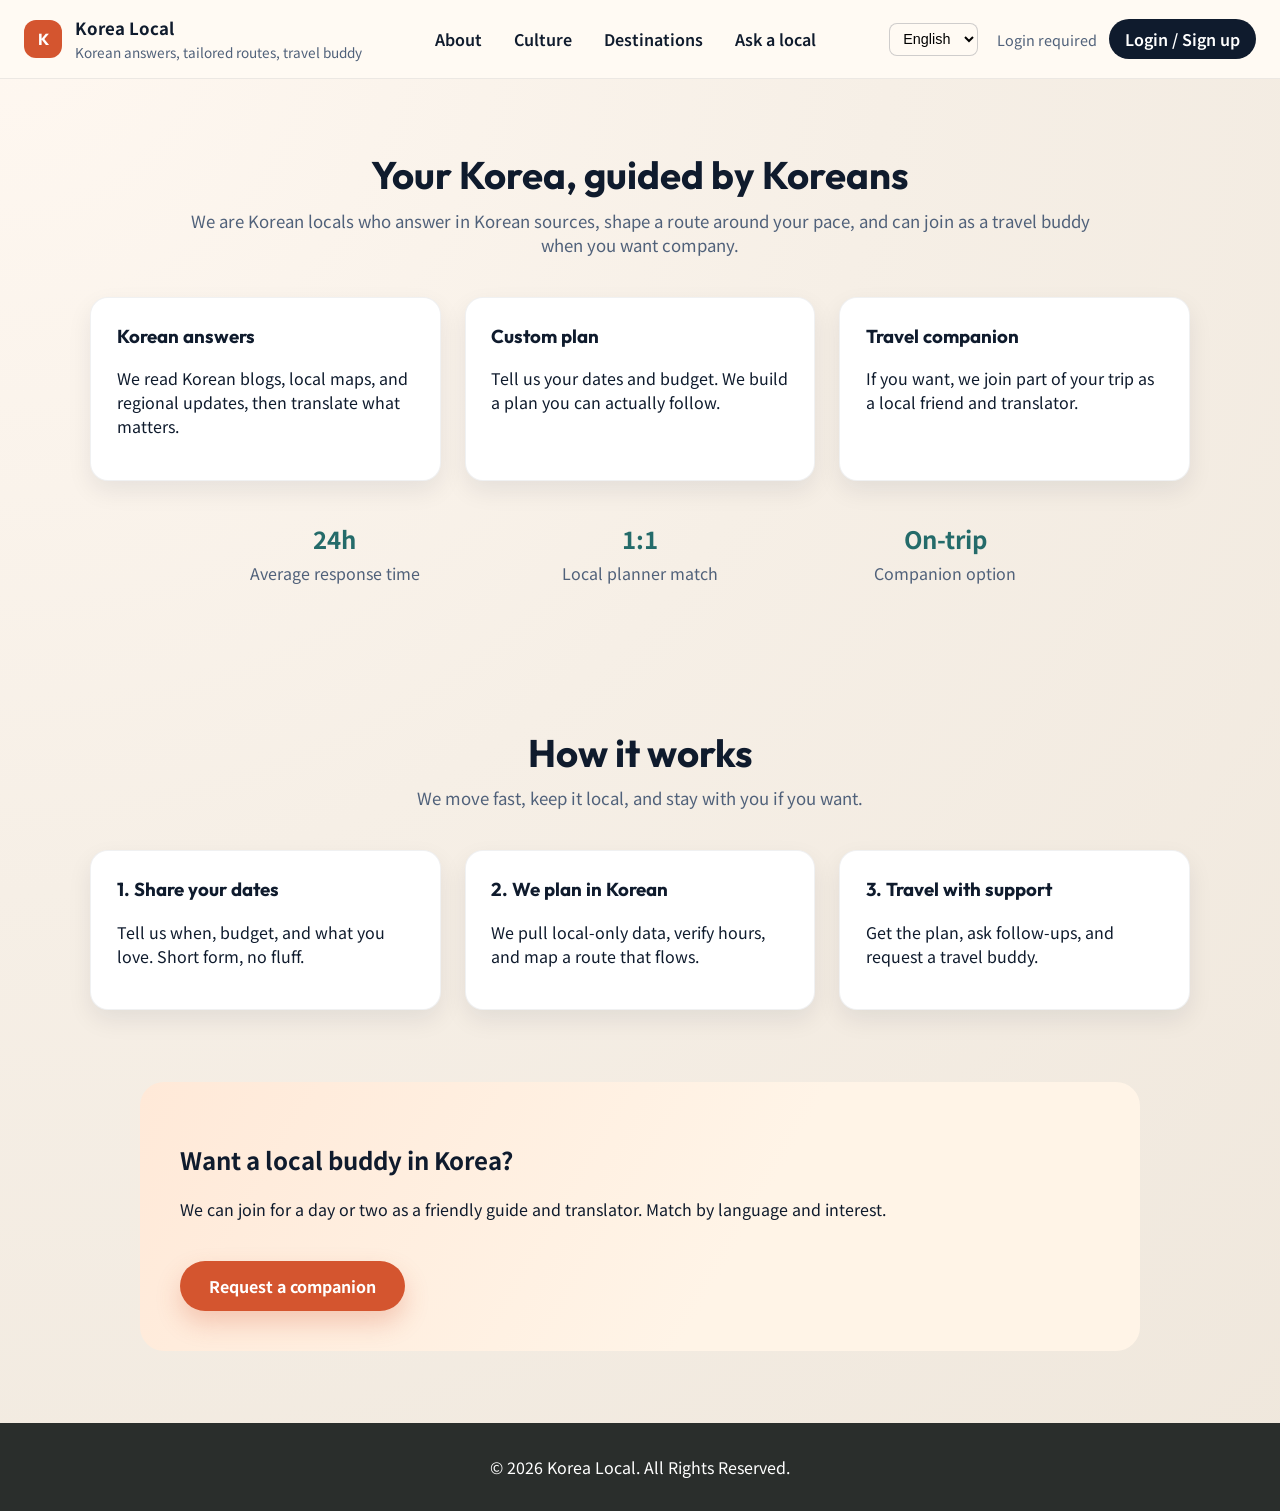
<file: about.html>
<!DOCTYPE html>
<html lang="en">
<head>
    <meta charset="UTF-8">
    <meta name="viewport" content="width=device-width, initial-scale=1.0">
    <title>About - Korea Local</title>
    <link rel="stylesheet" href="style.css">
</head>
<body>
    <header class="site-header">
        <a class="brand" href="index.html">
            <span class="brand-mark">K</span>
            <span class="brand-text">
                <strong data-i18n="brand.name">Korea Local</strong>
                <span data-i18n="brand.tagline">Korean answers, tailored routes, travel buddy</span>
            </span>
        </a>
        <nav>
            <a href="about.html" data-i18n="nav.about">About</a>
            <a href="culture.html" data-i18n="nav.culture">Culture</a>
            <a href="destinations.html" data-i18n="nav.destinations">Destinations</a>
            <a href="ask.html" data-i18n="nav.board">Ask a local</a>
        </nav>
        <div class="lang-select">
            <label for="lang-select" class="sr-only" data-i18n="lang.label">Language</label>
            <select id="lang-select" aria-label="Language" data-i18n-aria="lang.label">
                <option value="en">English</option>
                <option value="ko">한국어</option>
                <option value="ja">日本語</option>
            </select>
        </div>
        <div class="auth-area">
            <span id="auth-status" class="auth-status" data-i18n="auth.required">Login required</span>
            <a id="auth-open" class="auth-button" href="login.html" data-i18n="auth.open">Login / Sign up</a>
            <button id="auth-logout" class="auth-button hidden" data-i18n="auth.logout">Log out</button>
        </div>
    </header>

    <main>
        <section class="section about">
            <div class="section-header">
                <h2 data-i18n="about.title">Your Korea, guided by Koreans</h2>
                <p data-i18n="about.body">We are Korean locals who answer in Korean sources, shape a route around your pace, and can join as a travel buddy when you want company.</p>
            </div>
            <div class="feature-grid">
                <article class="feature-card">
                    <h3 data-i18n="feature.answer.title">Korean answers</h3>
                    <p data-i18n="feature.answer.body">We read Korean blogs, local maps, and regional updates, then translate what matters.</p>
                </article>
                <article class="feature-card">
                    <h3 data-i18n="feature.plan.title">Custom plan</h3>
                    <p data-i18n="feature.plan.body">Tell us your dates and budget. We build a plan you can actually follow.</p>
                </article>
                <article class="feature-card">
                    <h3 data-i18n="feature.companion.title">Travel companion</h3>
                    <p data-i18n="feature.companion.body">If you want, we join part of your trip as a local friend and translator.</p>
                </article>
            </div>
            <div class="about-stats">
                <div>
                    <strong data-i18n="about.stat1.value">24h</strong>
                    <span data-i18n="about.stat1.label">Average response time</span>
                </div>
                <div>
                    <strong data-i18n="about.stat2.value">1:1</strong>
                    <span data-i18n="about.stat2.label">Local planner match</span>
                </div>
                <div>
                    <strong data-i18n="about.stat3.value">On-trip</strong>
                    <span data-i18n="about.stat3.label">Companion option</span>
                </div>
            </div>
        </section>

        <section class="section process">
            <div class="section-header">
                <h2 data-i18n="process.title">How it works</h2>
                <p data-i18n="process.subtitle">We move fast, keep it local, and stay with you if you want.</p>
            </div>
            <div class="process-grid">
                <div class="process-card">
                    <h3 data-i18n="process.step1.title">1. Share your dates</h3>
                    <p data-i18n="process.step1.body">Tell us when, budget, and what you love. Short form, no fluff.</p>
                </div>
                <div class="process-card">
                    <h3 data-i18n="process.step2.title">2. We plan in Korean</h3>
                    <p data-i18n="process.step2.body">We pull local-only data, verify hours, and map a route that flows.</p>
                </div>
                <div class="process-card">
                    <h3 data-i18n="process.step3.title">3. Travel with support</h3>
                    <p data-i18n="process.step3.body">Get the plan, ask follow-ups, and request a travel buddy.</p>
                </div>
            </div>
        </section>

        <section class="section companion">
            <div class="companion-card">
                <div>
                    <h2 data-i18n="companion.title">Want a local buddy in Korea?</h2>
                    <p data-i18n="companion.body">We can join for a day or two as a friendly guide and translator. Match by language and interest.</p>
                </div>
                <a class="cta-button" href="ask.html" data-i18n="companion.cta">Request a companion</a>
            </div>
        </section>
    </main>

    <footer>
        <p data-i18n="footer.copy">© 2026 Korea Local. All Rights Reserved.</p>
    </footer>

    <script src="main.js"></script>
</body>
</html>
</file>
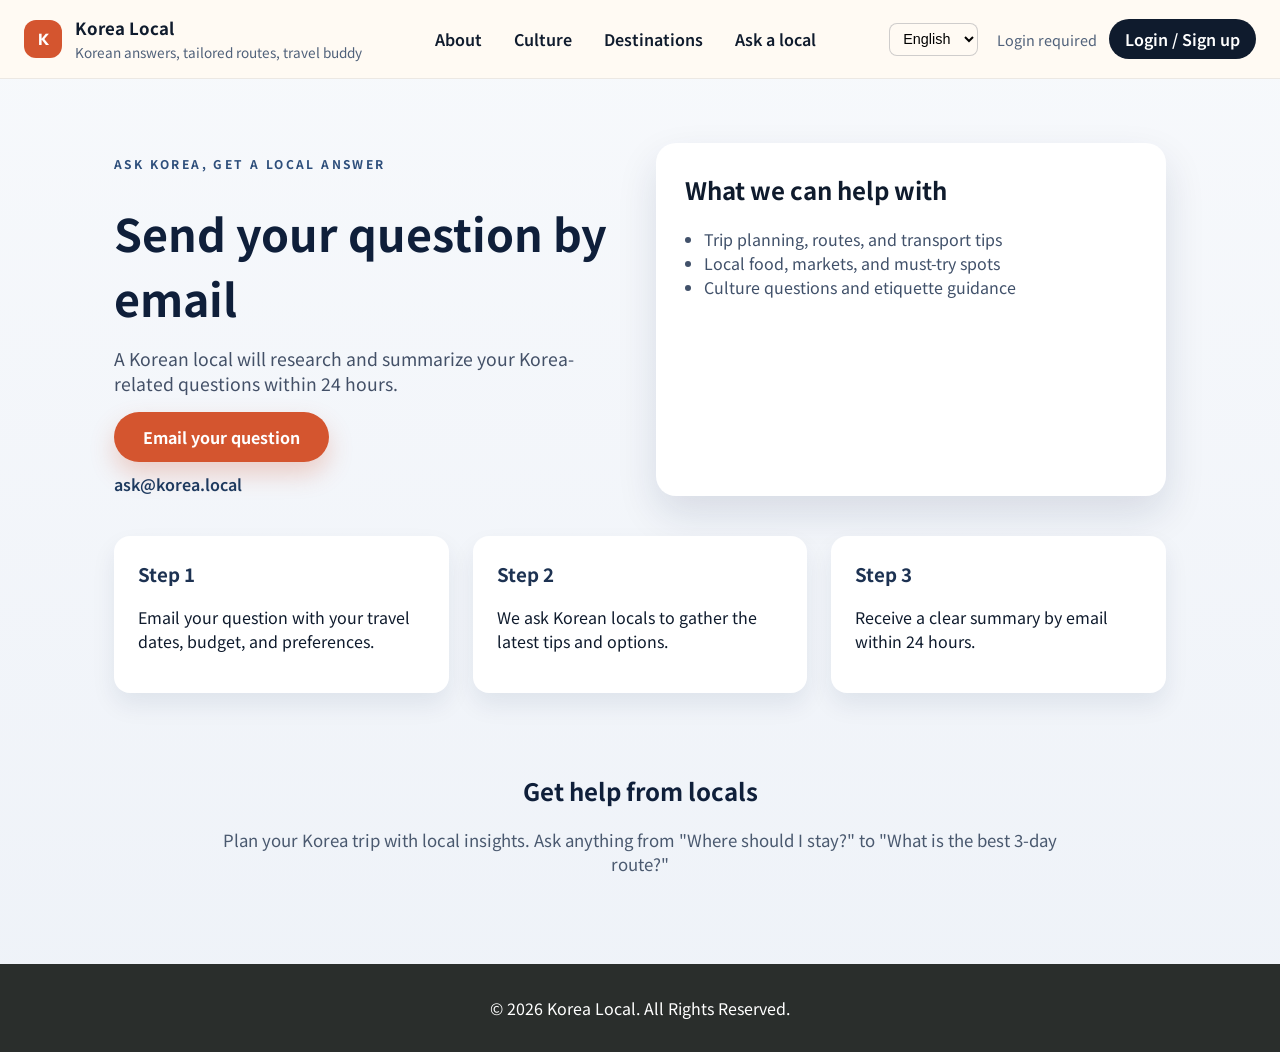
<file: ask.html>
<!DOCTYPE html>
<html lang="en">
<head>
    <meta charset="UTF-8">
    <meta name="viewport" content="width=device-width, initial-scale=1.0">
    <title data-i18n="ask.pageTitle">Ask a Local - Korea</title>
    <link rel="stylesheet" href="style.css">
</head>
<body class="ask-page">
    <header class="site-header">
        <a class="brand" href="index.html">
            <span class="brand-mark">K</span>
            <span class="brand-text">
                <strong data-i18n="brand.name">Korea Local</strong>
                <span data-i18n="brand.tagline">Korean answers, tailored routes, travel buddy</span>
            </span>
        </a>
        <nav>
            <a href="about.html" data-i18n="nav.about">About</a>
            <a href="culture.html" data-i18n="nav.culture">Culture</a>
            <a href="destinations.html" data-i18n="nav.destinations">Destinations</a>
            <a href="ask.html" data-i18n="nav.board">Ask a local</a>
        </nav>
        <div class="lang-select">
            <label for="lang-select" class="sr-only" data-i18n="lang.label">Language</label>
            <select id="lang-select" aria-label="Language" data-i18n-aria="lang.label">
                <option value="en">English</option>
                <option value="ko">한국어</option>
                <option value="ja">日本語</option>
            </select>
        </div>
        <div class="auth-area">
            <span id="auth-status" class="auth-status" data-i18n="auth.required">Login required</span>
            <a id="auth-open" class="auth-button" href="login.html" data-i18n="auth.open">Login / Sign up</a>
            <button id="auth-logout" class="auth-button hidden" data-i18n="auth.logout">Log out</button>
        </div>
    </header>

    <main>
        <section class="ask-hero">
            <div class="ask-hero-content">
                <p class="ask-eyebrow" data-i18n="ask.eyebrow">Ask Korea, get a local answer</p>
                <h1 data-i18n="ask.title">Send your question by email</h1>
                <p class="ask-subtitle" data-i18n="ask.subtitle">A Korean local will research and summarize your Korea-related questions within 24 hours.</p>
                <div class="ask-cta">
                    <a class="cta-button" href="mailto:ask@korea.local" data-i18n="ask.cta">Email your question</a>
                    <p class="ask-email" data-i18n="ask.email">ask@korea.local</p>
                </div>
            </div>
            <div class="ask-hero-card">
                <h2 data-i18n="ask.card.title">What we can help with</h2>
                <ul>
                    <li data-i18n="ask.card.item1">Trip planning, routes, and transport tips</li>
                    <li data-i18n="ask.card.item2">Local food, markets, and must-try spots</li>
                    <li data-i18n="ask.card.item3">Culture questions and etiquette guidance</li>
                </ul>
            </div>
        </section>

        <section class="ask-details">
            <div class="ask-detail">
                <h3 data-i18n="ask.steps.title1">Step 1</h3>
                <p data-i18n="ask.steps.body1">Email your question with your travel dates, budget, and preferences.</p>
            </div>
            <div class="ask-detail">
                <h3 data-i18n="ask.steps.title2">Step 2</h3>
                <p data-i18n="ask.steps.body2">We ask Korean locals to gather the latest tips and options.</p>
            </div>
            <div class="ask-detail">
                <h3 data-i18n="ask.steps.title3">Step 3</h3>
                <p data-i18n="ask.steps.body3">Receive a clear summary by email within 24 hours.</p>
            </div>
        </section>

        <section class="ask-note">
            <h2 data-i18n="ask.note.title">Get help from locals</h2>
            <p data-i18n="ask.note.body">Plan your Korea trip with local insights. Ask anything from "Where should I stay?" to "What is the best 3-day route?"</p>
        </section>
    </main>

    <footer>
        <p data-i18n="footer.copy">&copy; 2023 Visit Korea. All Rights Reserved.</p>
    </footer>

    <script src="main.js"></script>
</body>
</html>
</file>
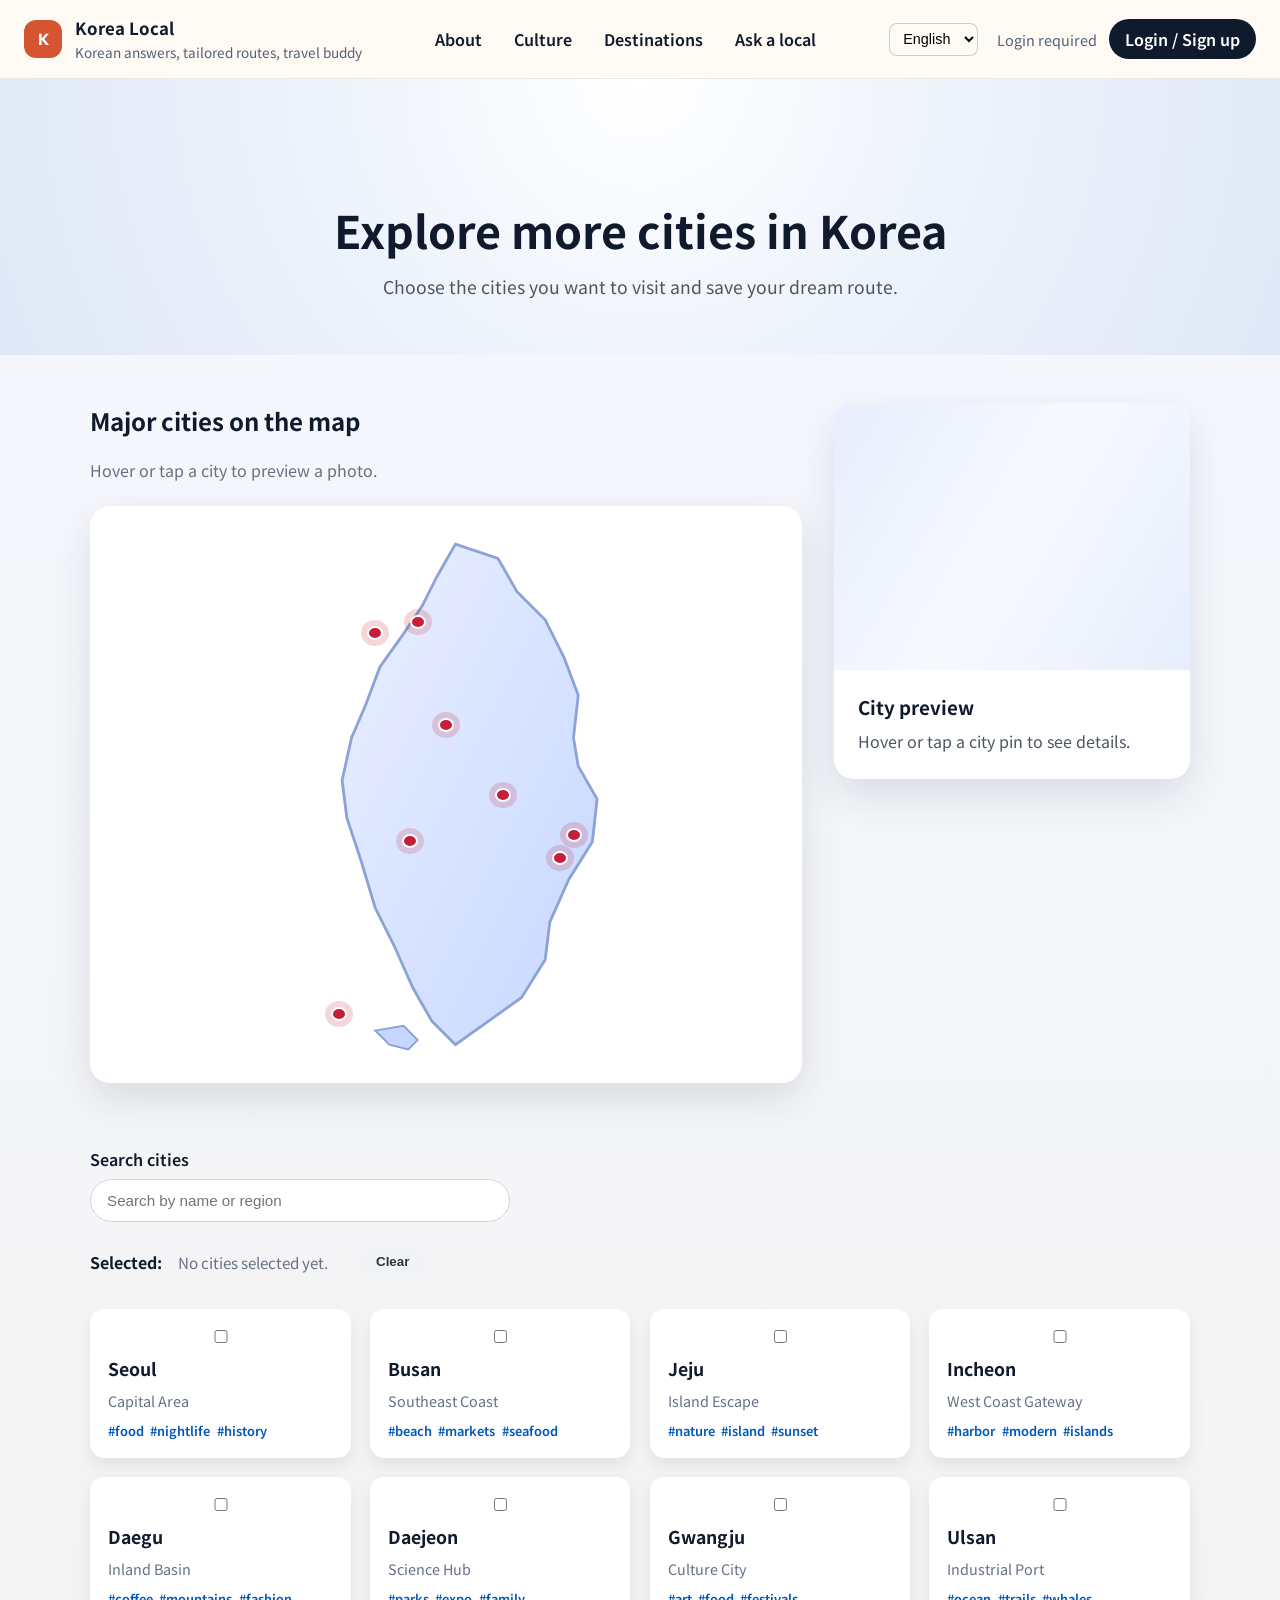
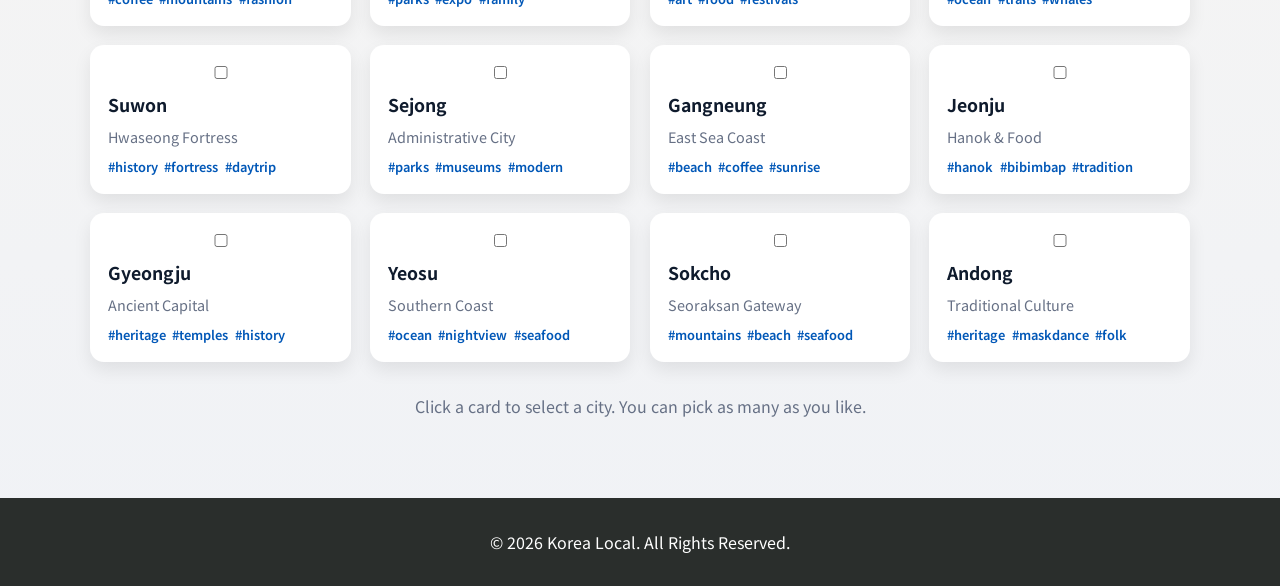
<file: cities.html>
<!DOCTYPE html>
<html lang="en">
<head>
    <meta charset="UTF-8">
    <meta name="viewport" content="width=device-width, initial-scale=1.0">
    <title>More Korean Cities</title>
    <link rel="stylesheet" href="style.css">
</head>
<body class="cities-page">
    <header class="site-header">
        <a class="brand" href="index.html">
            <span class="brand-mark">K</span>
            <span class="brand-text">
                <strong data-i18n="brand.name">Korea Local</strong>
                <span data-i18n="brand.tagline">Korean answers, tailored routes, travel buddy</span>
            </span>
        </a>
        <nav>
            <a href="about.html" data-i18n="nav.about">About</a>
            <a href="culture.html" data-i18n="nav.culture">Culture</a>
            <a href="destinations.html" data-i18n="nav.destinations">Destinations</a>
            <a href="ask.html" data-i18n="nav.board">Ask a local</a>
        </nav>
        <div class="lang-select">
            <label for="lang-select" class="sr-only" data-i18n="lang.label">Language</label>
            <select id="lang-select" aria-label="Language" data-i18n-aria="lang.label">
                <option value="en">English</option>
                <option value="ko">한국어</option>
                <option value="ja">日本語</option>
            </select>
        </div>
        <div class="auth-area">
            <span id="auth-status" class="auth-status" data-i18n="auth.required">Login required</span>
            <a id="auth-open" class="auth-button" href="login.html" data-i18n="auth.open">Login / Sign up</a>
            <button id="auth-logout" class="auth-button hidden" data-i18n="auth.logout">Log out</button>
        </div>
    </header>

    <main>
        <section class="cities-hero">
            <div class="cities-hero-content">
                <h1 data-i18n="cities.title">Explore more cities in Korea</h1>
                <p data-i18n="cities.subtitle">Choose the cities you want to visit and save your dream route.</p>
            </div>
        </section>

        <section class="cities-map">
            <div class="cities-map-inner">
                <div class="map-stage">
                    <h2 data-i18n="cities.map.title">Major cities on the map</h2>
                    <p class="map-hint" data-i18n="cities.map.hint">Hover or tap a city to preview a photo.</p>
                    <div class="map-frame" role="img" aria-label="Map of South Korea with major cities" data-i18n-aria="cities.map.aria">
                        <svg class="map-svg" viewBox="0 0 360 560" aria-hidden="true">
                            <defs>
                                <linearGradient id="mapGradient" x1="0" x2="1" y1="0" y2="1">
                                    <stop offset="0%" stop-color="#eaf0ff"/>
                                    <stop offset="100%" stop-color="#c6d7ff"/>
                                </linearGradient>
                            </defs>
                            <path d="M190 15 L235 30 L255 65 L285 95 L305 135 L320 175 L315 220 L320 250 L340 285 L335 330 L310 370 L290 415 L285 455 L260 495 L225 520 L190 545 L165 520 L145 485 L125 440 L105 400 L90 350 L75 305 L70 265 L80 220 L95 185 L110 145 L135 110 L155 80 L170 50 Z" fill="url(#mapGradient)" stroke="#8da2d6" stroke-width="3"/>
                            <path d="M105 530 L120 545 L140 550 L150 540 L135 525 Z" fill="#c6d7ff" stroke="#8da2d6" stroke-width="2"/>
                        </svg>
                        <button class="city-pin" type="button" data-city="seoul" style="--x: 46%; --y: 20%;" data-i18n-aria="cities.seoul.aria"></button>
                        <button class="city-pin" type="button" data-city="incheon" style="--x: 40%; --y: 22%;" data-i18n-aria="cities.incheon.aria"></button>
                        <button class="city-pin" type="button" data-city="daejeon" style="--x: 50%; --y: 38%;" data-i18n-aria="cities.daejeon.aria"></button>
                        <button class="city-pin" type="button" data-city="daegu" style="--x: 58%; --y: 50%;" data-i18n-aria="cities.daegu.aria"></button>
                        <button class="city-pin" type="button" data-city="gwangju" style="--x: 45%; --y: 58%;" data-i18n-aria="cities.gwangju.aria"></button>
                        <button class="city-pin" type="button" data-city="ulsan" style="--x: 68%; --y: 57%;" data-i18n-aria="cities.ulsan.aria"></button>
                        <button class="city-pin" type="button" data-city="busan" style="--x: 66%; --y: 61%;" data-i18n-aria="cities.busan.aria"></button>
                        <button class="city-pin" type="button" data-city="jeju" style="--x: 35%; --y: 88%;" data-i18n-aria="cities.jeju.aria"></button>
                    </div>
                </div>
                <aside class="map-preview" aria-live="polite">
                    <div class="preview-image" aria-hidden="true"></div>
                    <div class="preview-body">
                        <h3 id="preview-title" data-i18n="cities.map.preview.title">City preview</h3>
                        <p id="preview-desc" data-i18n="cities.map.preview.empty">Hover or tap a city pin to see details.</p>
                    </div>
                </aside>
            </div>
        </section>

        <section id="cities" class="cities-section">
            <div class="cities-controls">
                <div class="cities-search">
                    <label for="city-search" data-i18n="cities.search.label">Search cities</label>
                    <input id="city-search" type="search" placeholder="Search by name or region" aria-label="Search cities" data-i18n-placeholder="cities.search.placeholder" data-i18n-aria="cities.search.aria">
                </div>
                <div class="cities-selected">
                    <strong data-i18n="cities.selectedLabel">Selected:</strong>
                    <span id="selected-empty" class="selected-empty" data-i18n="cities.selectedEmpty">No cities selected yet.</span>
                    <div id="selected-cities" class="selected-chips"></div>
                    <button id="clear-selection" class="ghost" type="button" data-i18n="cities.clear">Clear</button>
                </div>
            </div>

            <div class="cities-grid">
                <label class="city-card" data-city="seoul" data-image="https://images.unsplash.com/photo-1685761341534-b155d516eb80?auto=format&fit=crop&w=1400&q=80" data-preview="cities.map.seoul.desc">
                    <input class="city-check" type="checkbox" data-i18n-aria="cities.seoul.aria">
                    <h3 class="city-name" data-i18n="cities.seoul.name">Seoul</h3>
                    <p class="city-region" data-i18n="cities.seoul.region">Capital Area</p>
                    <div class="city-tags">
                        <span>#food</span>
                        <span>#nightlife</span>
                        <span>#history</span>
                    </div>
                </label>
                <label class="city-card" data-city="busan" data-image="https://images.pexels.com/photos/17967690/pexels-photo-17967690.jpeg?auto=compress&cs=tinysrgb&w=1400" data-preview="cities.map.busan.desc">
                    <input class="city-check" type="checkbox" data-i18n-aria="cities.busan.aria">
                    <h3 class="city-name" data-i18n="cities.busan.name">Busan</h3>
                    <p class="city-region" data-i18n="cities.busan.region">Southeast Coast</p>
                    <div class="city-tags">
                        <span>#beach</span>
                        <span>#markets</span>
                        <span>#seafood</span>
                    </div>
                </label>
                <label class="city-card" data-city="jeju" data-image="https://images.pexels.com/photos/29134982/pexels-photo-29134982.jpeg?auto=compress&cs=tinysrgb&w=1400" data-preview="cities.map.jeju.desc">
                    <input class="city-check" type="checkbox" data-i18n-aria="cities.jeju.aria">
                    <h3 class="city-name" data-i18n="cities.jeju.name">Jeju</h3>
                    <p class="city-region" data-i18n="cities.jeju.region">Island Escape</p>
                    <div class="city-tags">
                        <span>#nature</span>
                        <span>#island</span>
                        <span>#sunset</span>
                    </div>
                </label>
                <label class="city-card" data-city="incheon" data-image="https://images.unsplash.com/photo-1671959670569-077aa21b28fc?auto=format&fit=crop&w=1400&q=80" data-preview="cities.map.incheon.desc">
                    <input class="city-check" type="checkbox" data-i18n-aria="cities.incheon.aria">
                    <h3 class="city-name" data-i18n="cities.incheon.name">Incheon</h3>
                    <p class="city-region" data-i18n="cities.incheon.region">West Coast Gateway</p>
                    <div class="city-tags">
                        <span>#harbor</span>
                        <span>#modern</span>
                        <span>#islands</span>
                    </div>
                </label>
                <label class="city-card" data-city="daegu" data-image="https://images.unsplash.com/photo-1570515137767-8ac25a5b10fa?auto=format&fit=crop&w=1400&q=80" data-preview="cities.map.daegu.desc">
                    <input class="city-check" type="checkbox" data-i18n-aria="cities.daegu.aria">
                    <h3 class="city-name" data-i18n="cities.daegu.name">Daegu</h3>
                    <p class="city-region" data-i18n="cities.daegu.region">Inland Basin</p>
                    <div class="city-tags">
                        <span>#coffee</span>
                        <span>#mountains</span>
                        <span>#fashion</span>
                    </div>
                </label>
                <label class="city-card" data-city="daejeon" data-image="https://images.unsplash.com/photo-1733914359713-e9c8c70b15c9?auto=format&fit=crop&w=1400&q=80" data-preview="cities.map.daejeon.desc">
                    <input class="city-check" type="checkbox" data-i18n-aria="cities.daejeon.aria">
                    <h3 class="city-name" data-i18n="cities.daejeon.name">Daejeon</h3>
                    <p class="city-region" data-i18n="cities.daejeon.region">Science Hub</p>
                    <div class="city-tags">
                        <span>#parks</span>
                        <span>#expo</span>
                        <span>#family</span>
                    </div>
                </label>
                <label class="city-card" data-city="gwangju" data-image="https://images.unsplash.com/photo-1570515137767-8ac25a5b10fa?auto=format&fit=crop&w=1400&q=80" data-preview="cities.map.gwangju.desc">
                    <input class="city-check" type="checkbox" data-i18n-aria="cities.gwangju.aria">
                    <h3 class="city-name" data-i18n="cities.gwangju.name">Gwangju</h3>
                    <p class="city-region" data-i18n="cities.gwangju.region">Culture City</p>
                    <div class="city-tags">
                        <span>#art</span>
                        <span>#food</span>
                        <span>#festivals</span>
                    </div>
                </label>
                <label class="city-card" data-city="ulsan" data-image="https://images.pexels.com/photos/33097939/pexels-photo-33097939.jpeg?auto=compress&cs=tinysrgb&w=1400" data-preview="cities.map.ulsan.desc">
                    <input class="city-check" type="checkbox" data-i18n-aria="cities.ulsan.aria">
                    <h3 class="city-name" data-i18n="cities.ulsan.name">Ulsan</h3>
                    <p class="city-region" data-i18n="cities.ulsan.region">Industrial Port</p>
                    <div class="city-tags">
                        <span>#ocean</span>
                        <span>#trails</span>
                        <span>#whales</span>
                    </div>
                </label>
                <label class="city-card" data-city="suwon" data-image="https://images.pexels.com/photos/31971678/pexels-photo-31971678.jpeg?auto=compress&cs=tinysrgb&w=1400">
                    <input class="city-check" type="checkbox" data-i18n-aria="cities.suwon.aria">
                    <h3 class="city-name" data-i18n="cities.suwon.name">Suwon</h3>
                    <p class="city-region" data-i18n="cities.suwon.region">Hwaseong Fortress</p>
                    <div class="city-tags">
                        <span>#history</span>
                        <span>#fortress</span>
                        <span>#daytrip</span>
                    </div>
                </label>
                <label class="city-card" data-city="sejong" data-image="https://images.unsplash.com/photo-1671959670569-077aa21b28fc?auto=format&fit=crop&w=1400&q=80">
                    <input class="city-check" type="checkbox" data-i18n-aria="cities.sejong.aria">
                    <h3 class="city-name" data-i18n="cities.sejong.name">Sejong</h3>
                    <p class="city-region" data-i18n="cities.sejong.region">Administrative City</p>
                    <div class="city-tags">
                        <span>#parks</span>
                        <span>#museums</span>
                        <span>#modern</span>
                    </div>
                </label>
                <label class="city-card" data-city="gangneung" data-image="https://images.pexels.com/photos/35342781/pexels-photo-35342781.jpeg?auto=compress&cs=tinysrgb&w=1400">
                    <input class="city-check" type="checkbox" data-i18n-aria="cities.gangneung.aria">
                    <h3 class="city-name" data-i18n="cities.gangneung.name">Gangneung</h3>
                    <p class="city-region" data-i18n="cities.gangneung.region">East Sea Coast</p>
                    <div class="city-tags">
                        <span>#beach</span>
                        <span>#coffee</span>
                        <span>#sunrise</span>
                    </div>
                </label>
                <label class="city-card" data-city="jeonju" data-image="https://images.unsplash.com/photo-1547517231-6e8c9e851aa6?auto=format&fit=crop&w=1400&q=80">
                    <input class="city-check" type="checkbox" data-i18n-aria="cities.jeonju.aria">
                    <h3 class="city-name" data-i18n="cities.jeonju.name">Jeonju</h3>
                    <p class="city-region" data-i18n="cities.jeonju.region">Hanok & Food</p>
                    <div class="city-tags">
                        <span>#hanok</span>
                        <span>#bibimbap</span>
                        <span>#tradition</span>
                    </div>
                </label>
                <label class="city-card" data-city="gyeongju" data-image="https://images.pexels.com/photos/33659841/pexels-photo-33659841.jpeg?auto=compress&cs=tinysrgb&w=1400">
                    <input class="city-check" type="checkbox" data-i18n-aria="cities.gyeongju.aria">
                    <h3 class="city-name" data-i18n="cities.gyeongju.name">Gyeongju</h3>
                    <p class="city-region" data-i18n="cities.gyeongju.region">Ancient Capital</p>
                    <div class="city-tags">
                        <span>#heritage</span>
                        <span>#temples</span>
                        <span>#history</span>
                    </div>
                </label>
                <label class="city-card" data-city="yeosu" data-image="https://images.pexels.com/photos/19913919/pexels-photo-19913919.jpeg?auto=compress&cs=tinysrgb&w=1400">
                    <input class="city-check" type="checkbox" data-i18n-aria="cities.yeosu.aria">
                    <h3 class="city-name" data-i18n="cities.yeosu.name">Yeosu</h3>
                    <p class="city-region" data-i18n="cities.yeosu.region">Southern Coast</p>
                    <div class="city-tags">
                        <span>#ocean</span>
                        <span>#nightview</span>
                        <span>#seafood</span>
                    </div>
                </label>
                <label class="city-card" data-city="sokcho" data-image="https://images.pexels.com/photos/33222188/pexels-photo-33222188.jpeg?auto=compress&cs=tinysrgb&w=1400">
                    <input class="city-check" type="checkbox" data-i18n-aria="cities.sokcho.aria">
                    <h3 class="city-name" data-i18n="cities.sokcho.name">Sokcho</h3>
                    <p class="city-region" data-i18n="cities.sokcho.region">Seoraksan Gateway</p>
                    <div class="city-tags">
                        <span>#mountains</span>
                        <span>#beach</span>
                        <span>#seafood</span>
                    </div>
                </label>
                <label class="city-card" data-city="andong" data-image="https://images.pexels.com/photos/33019244/pexels-photo-33019244.jpeg?auto=compress&cs=tinysrgb&w=1400">
                    <input class="city-check" type="checkbox" data-i18n-aria="cities.andong.aria">
                    <h3 class="city-name" data-i18n="cities.andong.name">Andong</h3>
                    <p class="city-region" data-i18n="cities.andong.region">Traditional Culture</p>
                    <div class="city-tags">
                        <span>#heritage</span>
                        <span>#maskdance</span>
                        <span>#folk</span>
                    </div>
                </label>
            </div>
            <p class="cities-helper" data-i18n="cities.helper">Click a card to select a city. You can pick as many as you like.</p>
        </section>
    </main>

    <footer>
        <p data-i18n="footer.copy">&copy; 2023 Visit Korea. All Rights Reserved.</p>
    </footer>

    <script src="main.js"></script>
    <script src="cities.js"></script>
</body>
</html>
</file>
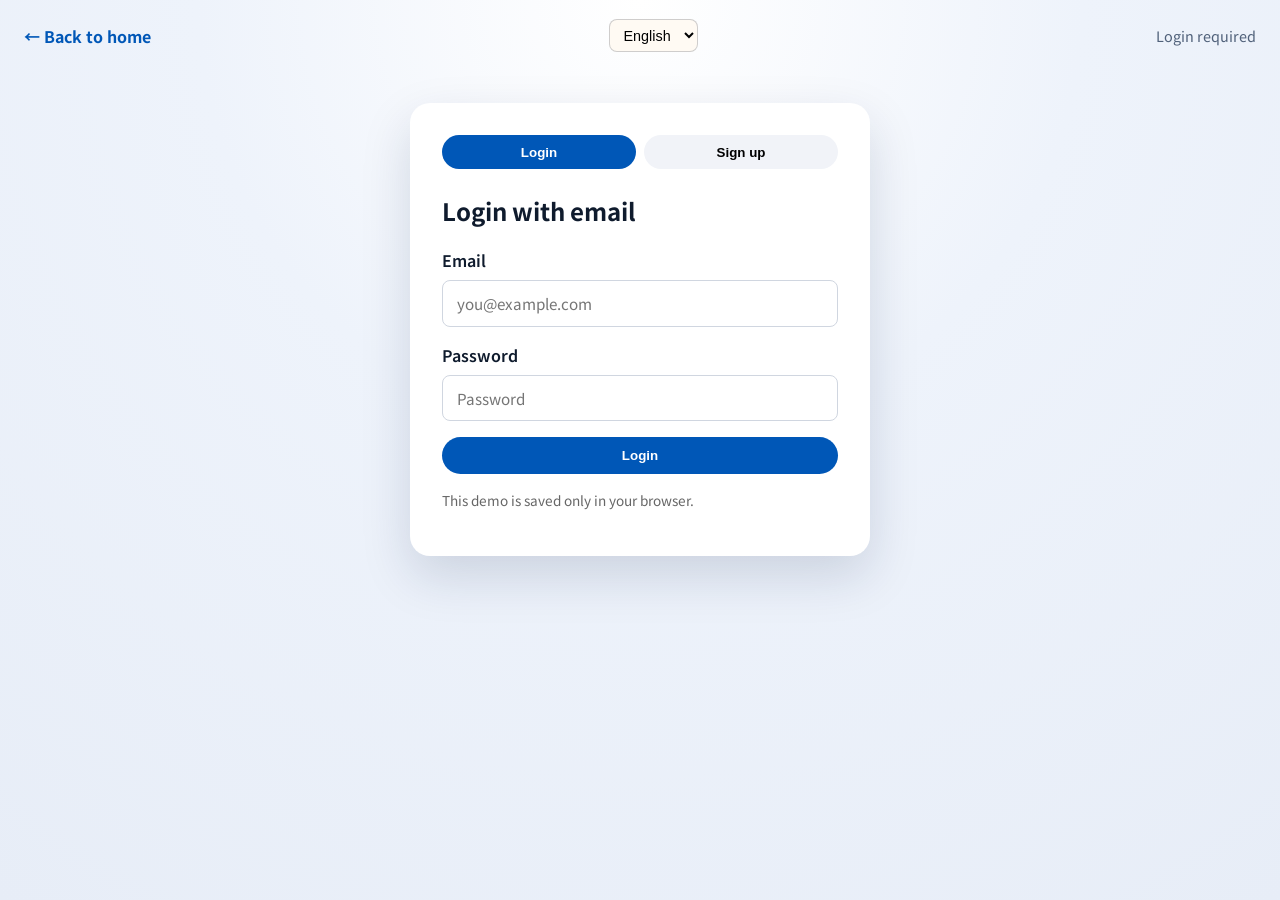
<file: login.html>
<!DOCTYPE html>
<html lang="en">
<head>
    <meta charset="UTF-8">
    <meta name="viewport" content="width=device-width, initial-scale=1.0">
    <title>Login / Sign up</title>
    <link rel="stylesheet" href="style.css">
</head>
<body class="auth-page">
    <header class="auth-header">
        <a class="auth-back" href="index.html" data-i18n="login.back">← Back to home</a>
        <div class="lang-select">
            <label for="lang-select" class="sr-only" data-i18n="lang.label">Language</label>
            <select id="lang-select" aria-label="Language" data-i18n-aria="lang.label">
                <option value="en">English</option>
                <option value="ko">한국어</option>
                <option value="ja">日本語</option>
            </select>
        </div>
        <div class="auth-status-area">
            <span id="auth-status" class="auth-status" data-i18n="auth.required">Login required</span>
            <button id="auth-logout" class="auth-button hidden" data-i18n="auth.logout">Log out</button>
        </div>
    </header>

    <main class="auth-main">
        <section class="auth-card">
            <div class="auth-tabs">
                <button class="auth-tab active" data-tab="login" data-i18n="login.tab.login">Login</button>
                <button class="auth-tab" data-tab="signup" data-i18n="login.tab.signup">Sign up</button>
            </div>
            <div id="auth-message" class="auth-message" aria-live="polite"></div>
            <div class="auth-panel active" data-panel="login">
                <h2 id="auth-title" data-i18n="login.title">Login with email</h2>
                <form id="login-form" class="auth-form">
                    <label>
                        <span data-i18n="login.email">Email</span>
                        <input type="email" name="email" required placeholder="you@example.com" data-i18n-placeholder="login.emailPlaceholder">
                    </label>
                    <label>
                        <span data-i18n="login.password">Password</span>
                        <input type="password" name="password" required placeholder="Password" data-i18n-placeholder="login.passwordPlaceholder">
                    </label>
                    <button type="submit" class="primary" data-loading-text="Logging in..." data-i18n="login.submit">Login</button>
                </form>
                <p class="auth-hint" data-i18n="login.hint">This demo is saved only in your browser.</p>
            </div>
            <div class="auth-panel" data-panel="signup">
                <h2 data-i18n="signup.title">Sign up with email</h2>
                <form id="signup-form" class="auth-form">
                    <label>
                        <span data-i18n="signup.name">Name</span>
                        <input type="text" name="name" required placeholder="Name or nickname" data-i18n-placeholder="signup.namePlaceholder">
                    </label>
                    <label>
                        <span data-i18n="signup.email">Email</span>
                        <input type="email" name="email" required placeholder="you@example.com" data-i18n-placeholder="signup.emailPlaceholder">
                    </label>
                    <label>
                        <span data-i18n="signup.password">Password</span>
                        <input type="password" name="password" required placeholder="8+ characters" data-i18n-placeholder="signup.passwordPlaceholder">
                    </label>
                    <button type="submit" class="primary" data-loading-text="Signing up..." data-i18n="signup.submit">Sign up</button>
                </form>
                <p class="auth-hint" data-i18n="signup.hint">Passwords are not encrypted in this demo.</p>
            </div>
        </section>
    </main>

    <script src="login.js"></script>
</body>
</html>
</file>
<file: style.css>
@import url('https://fonts.googleapis.com/css2?family=Noto+Sans+KR:wght@400;500;600;700&family=Outfit:wght@500;600;700&display=swap');

*,
*::before,
*::after {
    box-sizing: border-box;
}

:root {
    color-scheme: light;
    --ink: #0f1b2d;
    --muted: #50617a;
    --surface: #f7f3ee;
    --surface-deep: #efe7dc;
    --accent: #d4552f;
    --accent-dark: #b24526;
    --teal: #246b6a;
    --sun: #f4c37b;
    --card: #ffffff;
    --border: rgba(15, 27, 45, 0.12);
    --shadow: 0 18px 40px rgba(15, 27, 45, 0.12);
    --shadow-soft: 0 10px 24px rgba(15, 27, 45, 0.08);
}

body {
    font-family: 'Noto Sans KR', system-ui, -apple-system, sans-serif;
    margin: 0;
    background: radial-gradient(circle at top left, #fff8f1 0%, #f6efe6 45%, #efe7dc 100%);
    color: var(--ink);
}

.site-header {
    background: #fffaf3;
    padding: 1rem 1.5rem;
    border-bottom: 1px solid rgba(15, 27, 45, 0.08);
    position: sticky;
    top: 0;
    z-index: 10;
    display: grid;
    grid-template-columns: auto 1fr auto auto;
    align-items: center;
    gap: 1.2rem;
}

.sr-only {
    position: absolute;
    width: 1px;
    height: 1px;
    padding: 0;
    margin: -1px;
    overflow: hidden;
    clip: rect(0, 0, 0, 0);
    border: 0;
}

.site-header nav {
    display: flex;
    justify-content: center;
    gap: 2rem;
    flex: 1;
    flex-wrap: wrap;
}

.site-header .lang-select,
.site-header .auth-area {
    justify-self: end;
}

.site-header nav a {
    text-decoration: none;
    color: var(--ink);
    font-weight: 600;
    transition: color 0.2s;
}

.site-header nav a:hover {
    color: var(--accent);
}

.auth-area {
    display: flex;
    align-items: center;
    gap: 0.75rem;
    margin-left: auto;
}

.lang-select {
    display: flex;
    align-items: center;
    gap: 0.5rem;
}

.lang-select select {
    padding: 0.4rem 0.6rem;
    border-radius: 8px;
    border: 1px solid rgba(15, 27, 45, 0.2);
    background: #fffaf3;
    font-size: 0.9rem;
}

.auth-status {
    font-size: 0.9rem;
    color: var(--muted);
}

.auth-button {
    border: none;
    padding: 0.5rem 1rem;
    border-radius: 999px;
    background-color: var(--ink);
    color: #fff;
    font-weight: 600;
    cursor: pointer;
    text-decoration: none;
    display: inline-flex;
    align-items: center;
    justify-content: center;
}

.auth-button.hidden {
    display: none;
}

.auth-page {
    background: radial-gradient(circle at top, #ffffff 0%, #eef3fb 40%, #e7edf7 100%);
    min-height: 100vh;
}

.auth-header {
    display: flex;
    align-items: center;
    justify-content: space-between;
    gap: 1rem;
    padding: 1.2rem 1.5rem;
    background: transparent;
    box-shadow: none;
    position: static;
}

.auth-back {
    text-decoration: none;
    color: #0057b7;
    font-weight: 700;
}

.auth-status-area {
    display: flex;
    align-items: center;
    gap: 0.75rem;
}

.auth-main {
    display: grid;
    place-items: center;
    padding: 2rem 1rem 4rem;
}

.auth-card {
    background: #fff;
    border-radius: 20px;
    padding: 2rem;
    width: min(460px, 92vw);
    box-shadow: 0 20px 50px rgba(15, 35, 75, 0.15);
}

.auth-message {
    margin: 0 0 1rem;
    font-size: 0.9rem;
    padding: 0.75rem 1rem;
    border-radius: 12px;
    background: #f1f3f8;
    color: #344054;
    display: none;
}

.auth-message.info,
.auth-message.success,
.auth-message.error {
    display: block;
}

.auth-message.success {
    background: #e8f7ee;
    color: #19663c;
}

.auth-message.error {
    background: #fdecec;
    color: #8a1f1f;
}

 .brand {
    display: inline-flex;
    align-items: center;
    gap: 0.8rem;
    text-decoration: none;
    color: var(--ink);
}

.brand-mark {
    width: 38px;
    height: 38px;
    border-radius: 12px;
    display: grid;
    place-items: center;
    font-family: 'Outfit', sans-serif;
    font-weight: 700;
    background: var(--accent);
    color: #fff;
}

.brand-text {
    display: flex;
    flex-direction: column;
    gap: 0.15rem;
    font-size: 0.85rem;
    color: var(--muted);
}

.brand-text strong {
    font-size: 1.05rem;
    color: var(--ink);
}

.hero {
    position: relative;
    min-height: 78vh;
    display: grid;
    align-items: center;
    margin: 0;
    padding: 0;
    color: #fff;
}

.hero-slider {
    overflow: hidden;
}

.hero-slides {
    position: absolute;
    inset: 0;
}

.hero-slide {
    position: absolute;
    inset: 0;
    background-image: var(--slide-image);
    background-size: cover;
    background-position: center;
    opacity: 0;
    transition: opacity 1.2s ease;
}

.hero-slide::after {
    content: '';
    position: absolute;
    inset: 0;
    background: linear-gradient(120deg, rgba(10, 14, 22, 0.7) 0%, rgba(10, 14, 22, 0.35) 45%, rgba(10, 14, 22, 0.7) 100%);
}

.hero-slide.is-active {
    opacity: 1;
}

.hero-overlay {
    position: relative;
    z-index: 2;
    max-width: 1200px;
    margin: 0 auto;
    padding: 5.2rem 1.5rem 4rem;
    display: grid;
    gap: 2.5rem;
    grid-template-columns: minmax(0, 1.1fr) minmax(0, 0.9fr);
    align-items: center;
}

.hero-content {
    display: flex;
    flex-direction: column;
    gap: 1.2rem;
}

.hero-eyebrow {
    text-transform: uppercase;
    letter-spacing: 0.2em;
    font-size: 0.75rem;
    color: #ffd6a1;
    font-weight: 600;
}

.hero h1 {
    font-family: 'Outfit', sans-serif;
    font-size: clamp(2.6rem, 4vw, 4rem);
    margin: 0;
}

.hero-subtitle {
    font-size: 1.1rem;
    color: rgba(255, 255, 255, 0.85);
    margin: 0;
}

.hero-actions {
    display: flex;
    gap: 0.8rem;
    flex-wrap: wrap;
}

.cta-button {
    display: inline-flex;
    align-items: center;
    justify-content: center;
    padding: 0.8rem 1.8rem;
    border-radius: 999px;
    background-color: var(--accent);
    color: #fff;
    font-weight: 700;
    text-decoration: none;
    box-shadow: 0 12px 25px rgba(212, 85, 47, 0.25);
    transition: transform 0.2s, box-shadow 0.2s, background-color 0.2s;
}

.cta-button:hover {
    transform: translateY(-2px);
    box-shadow: 0 16px 30px rgba(212, 85, 47, 0.3);
    background-color: var(--accent-dark);
}

.ghost-button {
    border-radius: 999px;
    border: 1px solid rgba(15, 27, 45, 0.2);
    padding: 0.8rem 1.6rem;
    font-weight: 600;
    color: var(--ink);
    text-decoration: none;
    background: transparent;
}

.hero .ghost-button {
    color: #fff;
    border-color: rgba(255, 255, 255, 0.55);
    background: rgba(15, 27, 45, 0.25);
}

.hero-search {
    background: var(--card);
    border-radius: 20px;
    padding: 1.6rem;
    box-shadow: var(--shadow-soft);
    border: 1px solid rgba(15, 27, 45, 0.06);
    color: var(--ink);
    display: grid;
    gap: 1rem;
    max-width: 100%;
}

.hero-search-title {
    margin: 0 0 1rem;
    font-weight: 600;
}

.search-grid {
    display: grid;
    gap: 0.8rem;
    grid-template-columns: repeat(auto-fit, minmax(220px, 1fr));
    align-items: end;
}

.search-field {
    display: grid;
    gap: 0.4rem;
    font-size: 0.85rem;
    color: var(--muted);
    grid-template-rows: auto 48px;
    min-width: 0;
}

.search-field input {
    padding: 0.7rem 0.9rem;
    border-radius: 12px;
    border: 1px solid rgba(15, 27, 45, 0.15);
    font-size: 0.95rem;
    height: 48px;
    width: 100%;
}

.search-submit {
    border: none;
    border-radius: 12px;
    background: var(--teal);
    color: #fff;
    font-weight: 600;
    padding: 0.8rem 1rem;
    height: 48px;
    cursor: pointer;
    width: 100%;
    min-width: 0;
}

.hero-chips {
    margin-top: 1rem;
    display: flex;
    flex-wrap: wrap;
    gap: 0.6rem;
    color: var(--teal);
    font-size: 0.85rem;
    font-weight: 600;
}

.hero-panel {
    display: grid;
    gap: 1rem;
}

.panel-card {
    background: rgba(255, 255, 255, 0.93);
    border-radius: 20px;
    padding: 1.6rem;
    box-shadow: var(--shadow-soft);
    border: 1px solid rgba(15, 27, 45, 0.06);
}

.panel-card-alt {
    background: linear-gradient(135deg, rgba(255, 231, 214, 0.95) 0%, rgba(255, 244, 234, 0.95) 60%);
}

.panel-title {
    margin: 0 0 0.8rem;
    font-weight: 600;
}

.panel-list {
    margin: 0 0 1rem;
    padding-left: 1.1rem;
    color: var(--muted);
    display: grid;
    gap: 0.6rem;
}

.panel-footer {
    display: flex;
    gap: 0.6rem;
    flex-wrap: wrap;
}

.panel-badge {
    padding: 0.3rem 0.7rem;
    border-radius: 999px;
    background: rgba(36, 107, 106, 0.12);
    color: var(--teal);
    font-size: 0.75rem;
    font-weight: 600;
}

.hero-dots {
    position: absolute;
    z-index: 3;
    left: clamp(1.5rem, 4vw, 3rem);
    bottom: 2rem;
    display: flex;
    gap: 0.6rem;
}

.hero-dot {
    width: 40px;
    height: 4px;
    border-radius: 999px;
    border: none;
    background: rgba(255, 255, 255, 0.35);
    cursor: pointer;
    transition: background 0.2s, width 0.2s;
}

.hero-dot.is-active {
    background: #fff;
    width: 60px;
}

.ask-page {
    background: linear-gradient(180deg, #f7f9fc 0%, #eef2f8 100%);
}

.ask-hero {
    display: grid;
    gap: 2rem;
    grid-template-columns: repeat(auto-fit, minmax(260px, 1fr));
    padding: 4rem 1.5rem 2.5rem;
    max-width: 1100px;
    margin: 0 auto;
}

.ask-hero-content {
    display: flex;
    flex-direction: column;
    gap: 1rem;
}

.ask-eyebrow {
    text-transform: uppercase;
    letter-spacing: 0.2em;
    font-size: 0.75rem;
    font-weight: 700;
    color: #2d4e7b;
}

.ask-hero h1 {
    font-size: clamp(2.2rem, 3.5vw, 3.2rem);
    margin: 0;
    color: #0f1f3a;
}

.ask-subtitle {
    font-size: 1.1rem;
    color: #435067;
    margin: 0;
    max-width: 520px;
}

.ask-cta {
    display: flex;
    flex-direction: column;
    align-items: flex-start;
    gap: 0.6rem;
}

.ask-email {
    margin: 0;
    font-weight: 600;
    color: #1e3a5f;
}

.ask-hero-card {
    background: #fff;
    border-radius: 20px;
    padding: 1.8rem;
    box-shadow: 0 18px 40px rgba(15, 35, 75, 0.12);
}

.ask-hero-card h2 {
    margin-top: 0;
}

.ask-hero-card ul {
    margin: 0;
    padding-left: 1.2rem;
    color: #41516a;
}

.ask-details {
    display: grid;
    grid-template-columns: repeat(auto-fit, minmax(200px, 1fr));
    gap: 1.5rem;
    padding: 0 1.5rem 3rem;
    max-width: 1100px;
    margin: 0 auto;
}

.ask-detail {
    background: #ffffff;
    border-radius: 16px;
    padding: 1.5rem;
    box-shadow: 0 12px 24px rgba(15, 35, 75, 0.08);
}

.ask-detail h3 {
    margin-top: 0;
    color: #1d3252;
}

.ask-note {
    max-width: 900px;
    margin: 0 auto 3.5rem;
    padding: 2rem 1.5rem;
    text-align: center;
}

.ask-note h2 {
    margin-top: 0;
    color: #0f1f3a;
}

.ask-note p {
    margin-bottom: 0;
    color: #4a596f;
    font-size: 1.05rem;
}

.section {
    padding: 4.5rem 1.5rem;
}

.section-header {
    max-width: 900px;
    margin: 0 auto 2.5rem;
    text-align: center;
}

.section-header h2 {
    font-family: 'Outfit', sans-serif;
    font-size: clamp(2rem, 3vw, 2.8rem);
    margin: 0 0 0.6rem;
}

.section-header p {
    color: var(--muted);
    margin: 0;
    font-size: 1.05rem;
}

.culture-grid, .destinations-grid {
    display: grid;
    grid-template-columns: repeat(auto-fit, minmax(260px, 1fr));
    gap: 1.5rem;
    max-width: 1200px;
    margin: 0 auto;
}

.culture-item, .destination-item {
    background-color: var(--card);
    border-radius: 18px;
    box-shadow: var(--shadow-soft);
    border: 1px solid rgba(15, 27, 45, 0.06);
    overflow: hidden;
    transition: transform 0.2s, box-shadow 0.2s;
}

.culture-item:hover, .destination-item:hover {
    transform: translateY(-6px);
    box-shadow: var(--shadow);
}

.destination-item img,
.culture-item img {
    width: 100%;
    height: 220px;
    object-fit: cover;
    margin-bottom: 0;
}

.culture-item h3 {
    margin: 1.2rem 1.5rem 0.4rem;
    font-family: 'Outfit', sans-serif;
}

.culture-item p {
    margin: 0 1.5rem 1.6rem;
    color: var(--muted);
}

.destinations-cta {
    margin-top: 2.5rem;
    display: grid;
    gap: 0.6rem;
    justify-items: center;
}

.destinations-cta p {
    margin: 0;
    color: var(--muted);
}

.destination-body {
    padding: 1.3rem 1.5rem 1.6rem;
    display: grid;
    gap: 0.6rem;
}

.destination-body h3 {
    margin: 0;
    font-family: 'Outfit', sans-serif;
}

.destination-body p {
    margin: 0;
    color: var(--muted);
}

.tag {
    align-self: start;
    padding: 0.3rem 0.7rem;
    border-radius: 999px;
    background: rgba(244, 195, 123, 0.25);
    color: #8f5317;
    font-weight: 600;
    font-size: 0.8rem;
}

.feature-grid,
.process-grid {
    display: grid;
    gap: 1.5rem;
    max-width: 1100px;
    margin: 0 auto;
    grid-template-columns: repeat(auto-fit, minmax(240px, 1fr));
}

.feature-card,
.process-card {
    background: var(--card);
    border-radius: 18px;
    padding: 1.6rem;
    box-shadow: var(--shadow-soft);
    border: 1px solid rgba(15, 27, 45, 0.06);
}

.feature-card h3,
.process-card h3 {
    margin-top: 0;
    font-family: 'Outfit', sans-serif;
}

.about-stats {
    max-width: 900px;
    margin: 2.5rem auto 0;
    display: grid;
    grid-template-columns: repeat(auto-fit, minmax(160px, 1fr));
    gap: 1rem;
    text-align: center;
}

.about-stats strong {
    font-size: 1.5rem;
    color: var(--teal);
}

.about-stats span {
    display: block;
    color: var(--muted);
    margin-top: 0.3rem;
}

.companion {
    padding-top: 0;
}

.companion-card {
    max-width: 1000px;
    margin: 0 auto;
    background: linear-gradient(120deg, #ffe9d8 0%, #fff4e7 60%);
    border-radius: 24px;
    padding: 2.5rem;
    display: flex;
    align-items: center;
    justify-content: space-between;
    gap: 1.5rem;
    flex-wrap: wrap;
}

.cities-page {
    background: linear-gradient(180deg, #f5f8ff 0%, #f4f4f4 70%, #f0f2f6 100%);
}

.cities-hero {
    padding: 5rem 1rem 3.5rem;
    background: radial-gradient(circle at top, #ffffff 0%, #eef3fb 45%, #dfe8f7 100%);
}

.cities-hero-content {
    max-width: 1100px;
    margin: 0 auto;
    text-align: center;
}

.cities-hero h1 {
    font-size: 2.8rem;
    margin-bottom: 0.8rem;
}

.cities-hero p {
    font-size: 1.1rem;
    color: #4a5565;
    margin: 0 auto;
    max-width: 720px;
}

.cities-section {
    padding: 3rem 1rem 4rem;
}

.cities-controls {
    max-width: 1100px;
    margin: 0 auto 2rem;
    display: grid;
    gap: 1.5rem;
}

.cities-search label {
    display: block;
    font-weight: 600;
    margin-bottom: 0.5rem;
}

.cities-search input {
    width: min(420px, 100%);
    padding: 0.75rem 1rem;
    border-radius: 999px;
    border: 1px solid #d0d6e0;
    font-size: 0.95rem;
    background: #fff;
}

.cities-selected {
    display: flex;
    flex-wrap: wrap;
    gap: 0.75rem 1rem;
    align-items: center;
}

.selected-chips {
    display: flex;
    flex-wrap: wrap;
    gap: 0.5rem;
}

.selected-empty {
    color: #667085;
    font-size: 0.95rem;
}

.city-chip {
    padding: 0.25rem 0.75rem;
    border-radius: 999px;
    background: #e6f0ff;
    color: #0b3d91;
    font-weight: 600;
    font-size: 0.85rem;
}

.ghost {
    border: none;
    background: #f0f3f8;
    color: #333;
    padding: 0.5rem 1rem;
    border-radius: 999px;
    font-weight: 600;
    cursor: pointer;
}

.cities-grid {
    max-width: 1100px;
    margin: 0 auto;
    display: grid;
    gap: 1.2rem;
    grid-template-columns: repeat(auto-fit, minmax(220px, 1fr));
}

.city-card {
    background: #fff;
    border-radius: 14px;
    padding: 1rem;
    display: grid;
    gap: 0.6rem;
    border: 2px solid transparent;
    box-shadow: 0 8px 18px rgba(0, 0, 0, 0.08);
    cursor: pointer;
    transition: border-color 0.2s, transform 0.2s, box-shadow 0.2s;
}

.city-card input {
    accent-color: #0057b7;
}

.city-card:hover {
    transform: translateY(-4px);
    box-shadow: 0 12px 24px rgba(0, 0, 0, 0.12);
}

.city-card.selected {
    border-color: #0057b7;
    box-shadow: 0 10px 24px rgba(0, 87, 183, 0.2);
}

.city-name {
    margin: 0;
    font-size: 1.1rem;
}

.city-region {
    margin: 0;
    color: #667085;
    font-size: 0.9rem;
}

.city-tags {
    display: flex;
    flex-wrap: wrap;
    gap: 0.4rem;
    font-size: 0.8rem;
    color: #0057b7;
    font-weight: 600;
}

.cities-helper {
    text-align: center;
    margin-top: 2rem;
    color: #667085;
}

.cities-map {
    padding: 3rem 1rem 1rem;
}

.cities-map-inner {
    max-width: 1100px;
    margin: 0 auto;
    display: grid;
    gap: 2rem;
    grid-template-columns: minmax(0, 2fr) minmax(260px, 1fr);
    align-items: start;
}

.map-stage h2 {
    margin-top: 0;
}

.map-hint {
    margin: 0.4rem 0 1.5rem;
    color: #667085;
}

.map-frame {
    position: relative;
    background: #ffffff;
    border-radius: 20px;
    padding: 1.5rem;
    box-shadow: 0 16px 40px rgba(15, 35, 75, 0.12);
    min-height: 520px;
    display: grid;
    place-items: center;
}

.map-svg {
    width: min(340px, 70vw);
    height: auto;
}

.city-pin {
    position: absolute;
    left: var(--x);
    top: var(--y);
    width: 14px;
    height: 14px;
    border-radius: 50%;
    border: 2px solid #ffffff;
    background: #c41e3a;
    box-shadow: 0 0 0 6px rgba(196, 30, 58, 0.18);
    transform: translate(-50%, -50%);
    cursor: pointer;
    transition: transform 0.2s, box-shadow 0.2s;
}

.city-pin:hover,
.city-pin:focus {
    transform: translate(-50%, -50%) scale(1.15);
    box-shadow: 0 0 0 10px rgba(196, 30, 58, 0.25);
    outline: none;
}

.map-preview {
    background: #ffffff;
    border-radius: 20px;
    box-shadow: 0 16px 40px rgba(15, 35, 75, 0.12);
    overflow: hidden;
    position: sticky;
    top: 100px;
}

.preview-image {
    width: 100%;
    aspect-ratio: 4 / 3;
    background: linear-gradient(120deg, #e6eefc 0%, #f7f9ff 50%, #e6eefc 100%);
    background-size: cover;
    background-position: center;
}

.preview-image.has-image {
    background-color: #d7e0f5;
}

.preview-body {
    padding: 1.4rem 1.5rem 1.6rem;
}

.preview-body h3 {
    margin-top: 0;
    margin-bottom: 0.6rem;
}

.preview-body p {
    margin: 0;
    color: #4a5565;
}

footer {
    background-color: #2a2e2c;
    color: white;
    text-align: center;
    padding: 1rem;
}

.image-credits {
    margin-top: 0.4rem;
    font-size: 0.85rem;
    opacity: 0.8;
}

.image-credits a {
    color: #fff;
    text-decoration: underline;
}

.board-section {
    background-color: #f8f9fb;
    text-align: left;
}

.board-section h2 {
    text-align: left;
}

.board-header {
    max-width: 1200px;
    margin: 0 auto 2rem;
    display: flex;
    align-items: center;
    justify-content: space-between;
    gap: 2rem;
    flex-wrap: wrap;
}

.board-header p {
    margin: 0.5rem 0 0;
    color: #555;
}

.board-actions {
    flex: 1;
    display: flex;
    justify-content: flex-end;
}

#board-search {
    width: min(380px, 100%);
    padding: 0.75rem 1rem;
    border-radius: 999px;
    border: 1px solid #d0d6e0;
    font-size: 0.95rem;
}

.board-layout {
    max-width: 1200px;
    margin: 0 auto;
    display: grid;
    gap: 1.5rem;
    grid-template-columns: minmax(280px, 1fr) minmax(280px, 1fr) minmax(280px, 1fr);
}

.board-card {
    background: #fff;
    border-radius: 12px;
    padding: 1.5rem;
    box-shadow: 0 8px 20px rgba(0, 0, 0, 0.08);
}

.board-card h3 {
    margin-top: 0;
    margin-bottom: 1rem;
}

#board-form label {
    display: grid;
    gap: 0.5rem;
    margin-bottom: 1rem;
    font-weight: 600;
}

#board-form input,
#board-form textarea {
    padding: 0.75rem 0.9rem;
    border-radius: 8px;
    border: 1px solid #d0d6e0;
    font-size: 0.95rem;
    font-family: inherit;
}

#board-form textarea {
    resize: vertical;
}

.board-auth-hint {
    margin: 0 0 1rem;
    padding: 0.75rem 1rem;
    border-radius: 10px;
    background: #f1f3f8;
    color: #455062;
    font-size: 0.9rem;
}

.board-auth-hint.is-warning {
    background: #fff7e6;
    color: #8a5a00;
}

.board-error {
    margin: 0 0 1rem;
    padding: 0.75rem 1rem;
    border-radius: 10px;
    background: #fdecec;
    color: #8a1f1f;
    font-size: 0.9rem;
    display: none;
}

.board-error.visible {
    display: block;
}

#board-form input:disabled,
#board-form textarea:disabled {
    background: #f3f4f6;
    color: #9aa3af;
}

#board-form button:disabled,
.comment-form button:disabled,
.auth-form button:disabled {
    background: #c5cedb;
    cursor: not-allowed;
    box-shadow: none;
}

.board-form-actions {
    display: flex;
    gap: 0.75rem;
}

.board-form-actions button {
    border: none;
    padding: 0.7rem 1.4rem;
    border-radius: 999px;
    font-weight: 600;
    cursor: pointer;
}

.board-form-actions .primary {
    background-color: #0057b7;
    color: #fff;
}

.board-form-actions .primary:hover {
    background-color: #004294;
}

.board-form-actions .ghost {
    background-color: #f0f3f8;
    color: #333;
}

.board-list-header {
    display: flex;
    justify-content: space-between;
    align-items: center;
    gap: 1rem;
    margin-bottom: 1rem;
}

.board-items {
    list-style: none;
    margin: 0;
    padding: 0;
    display: grid;
    gap: 0.75rem;
}

.board-item {
    border: 1px solid #e2e6ee;
    border-radius: 10px;
    padding: 0.9rem 1rem;
    cursor: pointer;
    transition: border-color 0.2s, box-shadow 0.2s;
}

.board-item:hover {
    border-color: #0057b7;
    box-shadow: 0 8px 16px rgba(0, 87, 183, 0.12);
}

.board-item.active {
    border-color: #0057b7;
    background-color: #f1f6ff;
}

.board-item h4 {
    margin: 0 0 0.4rem;
    font-size: 1rem;
}

.board-meta {
    display: flex;
    flex-wrap: wrap;
    gap: 0.5rem 1rem;
    font-size: 0.85rem;
    color: #666;
}

.board-tags {
    display: flex;
    flex-wrap: wrap;
    gap: 0.4rem;
    margin-top: 0.5rem;
}

.board-tag {
    padding: 0.15rem 0.6rem;
    border-radius: 999px;
    background-color: #e6f0ff;
    color: #0057b7;
    font-size: 0.75rem;
}

.board-detail-content h4 {
    margin-top: 0;
}

.board-detail-content .board-meta {
    margin-bottom: 1rem;
}

.board-detail-actions {
    display: flex;
    gap: 0.75rem;
    margin: 1rem 0 1.5rem;
}

.board-detail-actions button {
    border: none;
    padding: 0.5rem 1rem;
    border-radius: 8px;
    cursor: pointer;
    font-weight: 600;
}

.board-detail-actions .edit {
    background-color: #f5c04c;
    color: #1f1f1f;
}

.board-detail-actions .delete {
    background-color: #f06060;
    color: #fff;
}

.board-comments {
    margin-top: 1.5rem;
}

.board-comments h5 {
    margin-bottom: 0.75rem;
}

.comment-item {
    padding: 0.75rem;
    border-radius: 8px;
    background-color: #f4f6fa;
    margin-bottom: 0.6rem;
}

.comment-meta {
    font-size: 0.8rem;
    color: #666;
    margin-bottom: 0.35rem;
}

.comment-form {
    display: grid;
    gap: 0.75rem;
    margin-top: 1rem;
}

.comment-form input,
.comment-form textarea {
    padding: 0.6rem 0.8rem;
    border-radius: 8px;
    border: 1px solid #d0d6e0;
    font-size: 0.9rem;
    font-family: inherit;
}

.comment-form button {
    justify-self: start;
    border: none;
    padding: 0.5rem 1rem;
    border-radius: 999px;
    background-color: #0057b7;
    color: #fff;
    cursor: pointer;
}

.board-empty {
    color: #666;
    text-align: center;
    padding: 2rem 0;
}

.board-items .board-empty {
    list-style: none;
    padding: 1.5rem;
    border: 1px dashed #d0d6e0;
    border-radius: 10px;
}

.modal {
    position: fixed;
    inset: 0;
    display: grid;
    place-items: center;
    z-index: 100;
}

.modal.hidden {
    display: none;
}

.modal-backdrop {
    position: absolute;
    inset: 0;
    background: rgba(0, 0, 0, 0.55);
}

.modal-content {
    position: relative;
    background: #fff;
    border-radius: 16px;
    padding: 2rem;
    width: min(420px, 92vw);
    box-shadow: 0 18px 40px rgba(0, 0, 0, 0.2);
    z-index: 1;
}

.modal-close {
    position: absolute;
    top: 12px;
    right: 16px;
    border: none;
    background: transparent;
    font-size: 1.5rem;
    cursor: pointer;
}

.auth-tabs {
    display: flex;
    gap: 0.5rem;
    margin-bottom: 1.5rem;
}

.auth-tab {
    flex: 1;
    border: none;
    padding: 0.6rem 0.8rem;
    border-radius: 999px;
    background: #f1f3f8;
    cursor: pointer;
    font-weight: 600;
}

.auth-tab.active {
    background: #0057b7;
    color: #fff;
}

.auth-panel {
    display: none;
}

.auth-panel.active {
    display: block;
}

.auth-form {
    display: grid;
    gap: 1rem;
}

.auth-form label {
    display: grid;
    gap: 0.5rem;
    font-weight: 600;
}

.auth-form input {
    padding: 0.7rem 0.9rem;
    border-radius: 8px;
    border: 1px solid #d0d6e0;
    font-size: 0.95rem;
    font-family: inherit;
}

.auth-form button.primary {
    border: none;
    padding: 0.7rem 1rem;
    border-radius: 999px;
    background-color: #0057b7;
    color: #fff;
    font-weight: 600;
    cursor: pointer;
}

.auth-hint {
    margin-top: 1rem;
    font-size: 0.85rem;
    color: #666;
}

@media (max-width: 1280px) {
    .search-grid {
        grid-template-columns: repeat(2, minmax(0, 1fr));
    }
}

@media (max-width: 1024px) {
    .board-layout {
        grid-template-columns: repeat(2, minmax(280px, 1fr));
    }

    .site-header {
        grid-template-columns: 1fr;
        justify-items: start;
    }

    .site-header nav {
        justify-content: flex-start;
    }

    .hero-overlay {
        grid-template-columns: 1fr;
    }

    .search-grid {
        grid-template-columns: repeat(2, minmax(0, 1fr));
    }
}

@media (max-width: 768px) {
    .board-layout {
        grid-template-columns: 1fr;
    }

    .board-actions {
        width: 100%;
        justify-content: flex-start;
    }

    .cities-selected {
        flex-direction: column;
        align-items: flex-start;
    }

    .cities-map-inner {
        grid-template-columns: 1fr;
    }

    .map-preview {
        position: static;
    }

    .hero-overlay {
        padding: 4rem 1.5rem 3rem;
    }

    .search-grid {
        grid-template-columns: 1fr;
    }

    .hero-panel {
        order: 1;
    }

    .hero-dots {
        left: 50%;
        transform: translateX(-50%);
    }

    .companion-card {
        padding: 2rem 1.5rem;
    }
}
</file>
